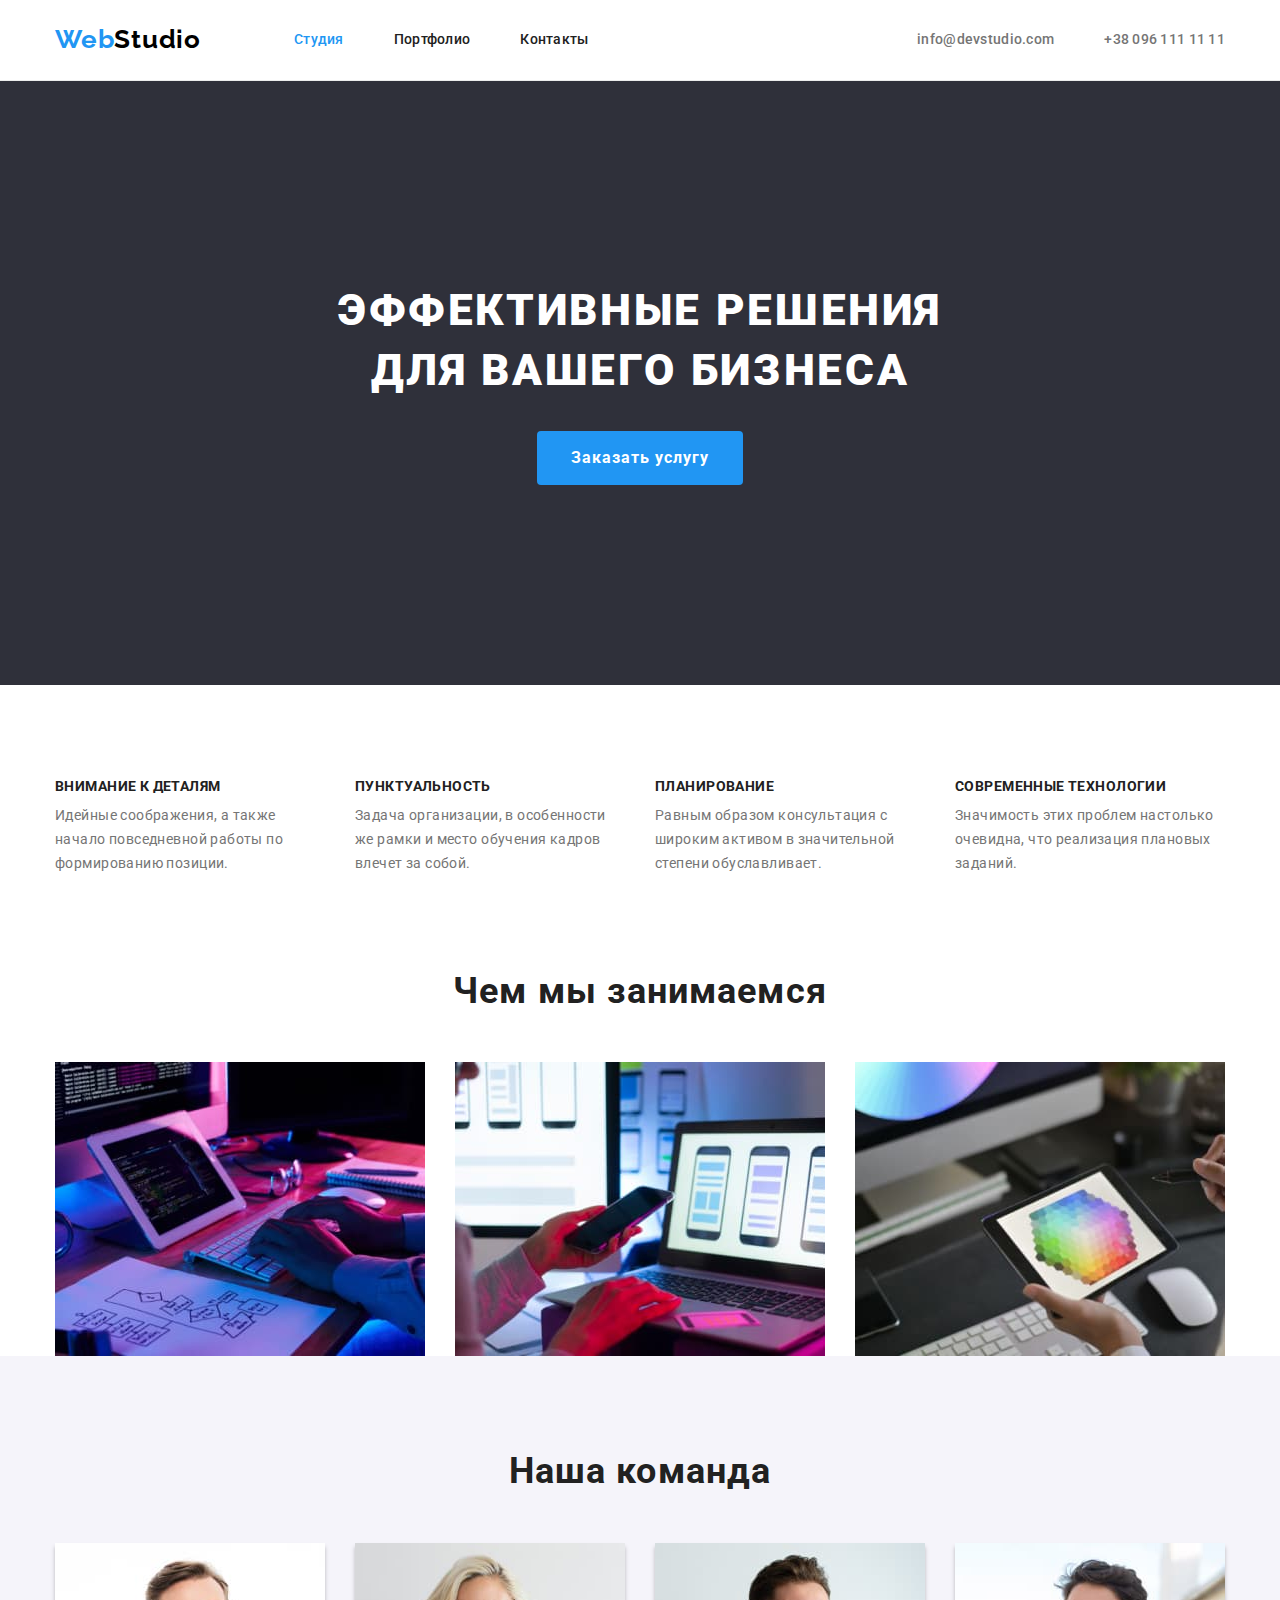
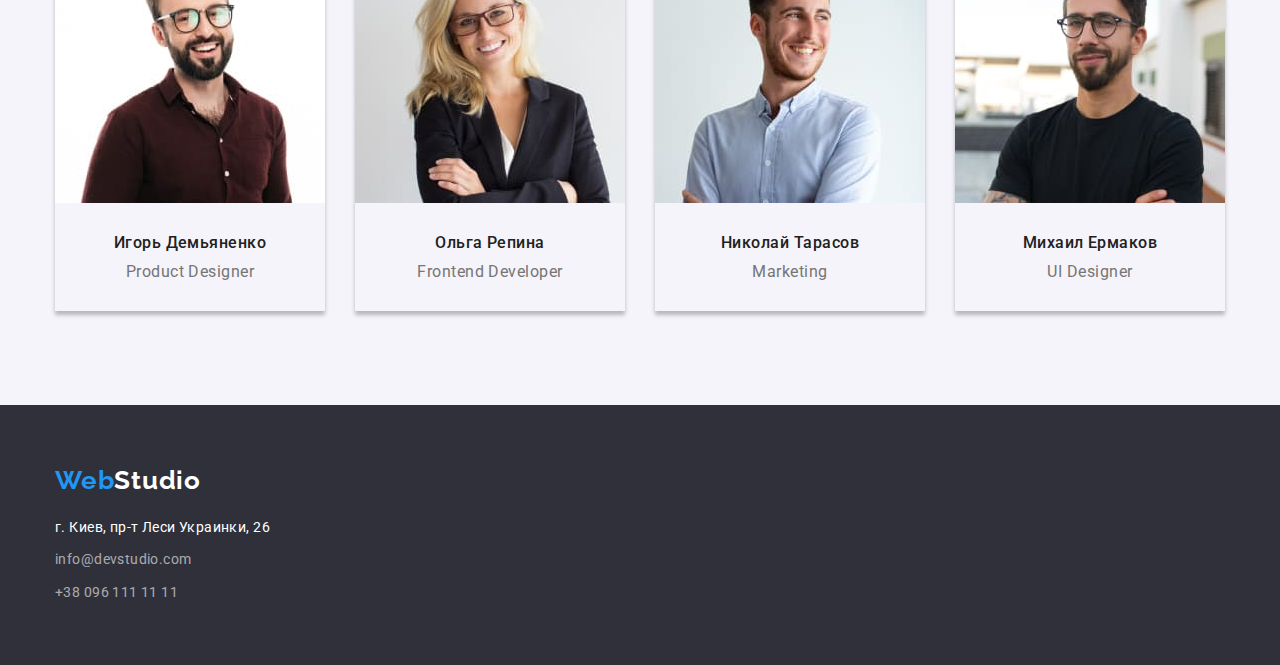
<file: index.html>
<!DOCTYPE html>
<html lang="ru">
<head>
    <meta charset="UTF-8">
    <meta http-equiv="X-UA-Compatible" content="IE=edge">
    <meta name="viewport" content="width=device-width, initial-scale=1.0">
    <title>Студия</title>
    <link rel="preconnect" href="https://fonts.googleapis.com">
    <link rel="preconnect" href="https://fonts.gstatic.com" crossorigin>
    <link
        href="https://fonts.googleapis.com/css2?family=Dancing+Script:wght@700&family=Raleway:wght@700&family=Roboto:ital,wght@0,500;0,700;0,900;1,400&display=swap"
        rel="stylesheet">
        <link rel="stylesheet" href="https://cdnjs.cloudflare.com/ajax/libs/modern-normalize/1.1.0/modern-normalize.min.css">
        <link rel="stylesheet" href="./css/styles.css">
</head>
<body>
    <!--шапка страницы-->
        <header class="header">
            <div class="container main">
             <a class="logo link" href=""><span>Web</span>Studio</a>
             <nav class="nav">
                <ul class="nav-list list">
                    <li class="nav-item"><a class="nav-link link current" href="">Студия</a></li>
                    <li class="nav-item"><a class="nav-link link" href="./portfolio.html">Портфолио</a></li>
                    <li class="nav-item"><a class="nav-link link" href="">Контакты</a></li>
                </ul>
             </nav>
             <ul class="contacts-list list">
                 <li class="contacts-item"> <a class="contacts-link link" href="mailto:info@devstudio.com">info@devstudio.com</a></li>
                 <li class="contacts-item"> <a class="contacts-link link" href="tel:+380961111111">+38 096 111 11 11</a></li>
             </ul>
            </div>
        </header>
    <!--основной блок-->
    <main>
        <!--Решения для бизнеса-->
        <section class="solutions section">
             <h1 class="solutions-title">Эффективные решения <br>для вашего бизнеса</h1>
             <button type="button">Заказать услугу</button>
        </section>
        <!--Наши особенности-->
        <section class="feature section">
            <div class="container">
            <h2 class="visually-hidden">Наши особенности</h2>
            <ul class="feature-list list">
                <li class="feature-item">
                    <h3 class="feature-title">Внимание к деталям</h3>
                    <p class="feature-text">Идейные соображения, а также начало повседневной работы по формированию позиции.</p>                
                </li>
                <li class="feature-item">
                    <h3  class="feature-title">Пунктуальность</h3>
                    <p class="feature-text">Задача организации, в особенности же рамки и место обучения кадров влечет за собой.</p>
                </li>
                <li class="feature-item">
                    <h3  class="feature-title">Планирование</h3>
                    <p class="feature-text">Равным образом консультация с широким активом в значительной степени обуславливает.</p>
                </li>
                <li class="feature-item">
                    <h3  class="feature-title">Современные технологии</h3>
                    <p class="feature-text">Значимость этих проблем настолько очевидна, что реализация плановых заданий.</p>
                </li>
            </ul>
            </div>
        </section>
        <!--Наша специализация-->
        <section class="specialization section">
            <div class="container">
            <h2 class="specialization-title">Чем мы занимаемся</h2>
            <ul class="specialization-list list">
                <li class="specialization-item">
                    <img src="./images/komputer.jpg" alt="Работа с компьютерами" width="370" height="294"/>
                </li>
                <li class="specialization-item">
                    <img src="./images/telefon.jpg" alt="Работа с телефонами" width="370" height="294"/>
                </li>
                <li class="specialization-item">
                    <img src="./images/planshet.jpg" alt="Работа с планшетами" width="370" height="294"/>
                </li>
            </ul>
        </div>
        </section>
        <!--Наша команда-->
        <section class="team section">
            <div class="container">
            <h2 class="team-title">Наша команда</h2>
            <ul class="team-list list">
                <li class="team-item">
                    <img src="./images/demyanenko.jpg" alt="Парень в очках и рубашке" width="270" height="260"/>
                    <div class="team-information">
                        <h3 class="team-personality">Игорь Демьяненко</h3>
                        <p class="team-positions">Product Designer</p>
                    </div>
                </li>
                <li class="team-item">
                    <img src="./images/repina.jpg" alt="Девушка" width="270" height="260" />
                    <div class="team-information">         
                        <h3 class="team-personality">Ольга Репина</h3>
                        <p class="team-positions">Frontend Developer</p>
                    </div>
                </li>
                <li class="team-item">
                    <img src="./images/tarasov.jpg" alt="Парень в рубашке" width="270" height="260" />
                    <div class="team-information">
                        <h3 class="team-personality">Николай Тарасов</h3>
                        <p class="team-positions">Marketing</p>
                    </div>

                </li>
                <li class="team-item">
                    <img src="./images/ermakov.jpg" alt="Парень в футболке" width="270" height="260" />
                    <div class="team-information">
                        <h3 class="team-personality">Михаил Ермаков</h3>
                        <p class="team-positions">UI Designer</p>
                    </div>
                </li>
            </ul>
            </div>
        </section>
    </main>
    <!--нижняя часть-->
    <footer>
        <div class="container">
                <a class="logo link" href=""><span>Web</span>Studio</a>
                <address>
                    г. Киев, пр-т Леси Украинки, 26
                </address>
                <ul class="footer-list list">
                    <li class="footer-item"> <a class="footer-link link" href="mailto:info@example.com">info@devstudio.com</a></li>
                    <li class="footer-item"> <a class="footer-link link" href="tel:+380961111111">+38 096 111 11 11</a></li>
                </ul>
                </div>
        </div>
        
    </footer>
</body>
</html>
</file>
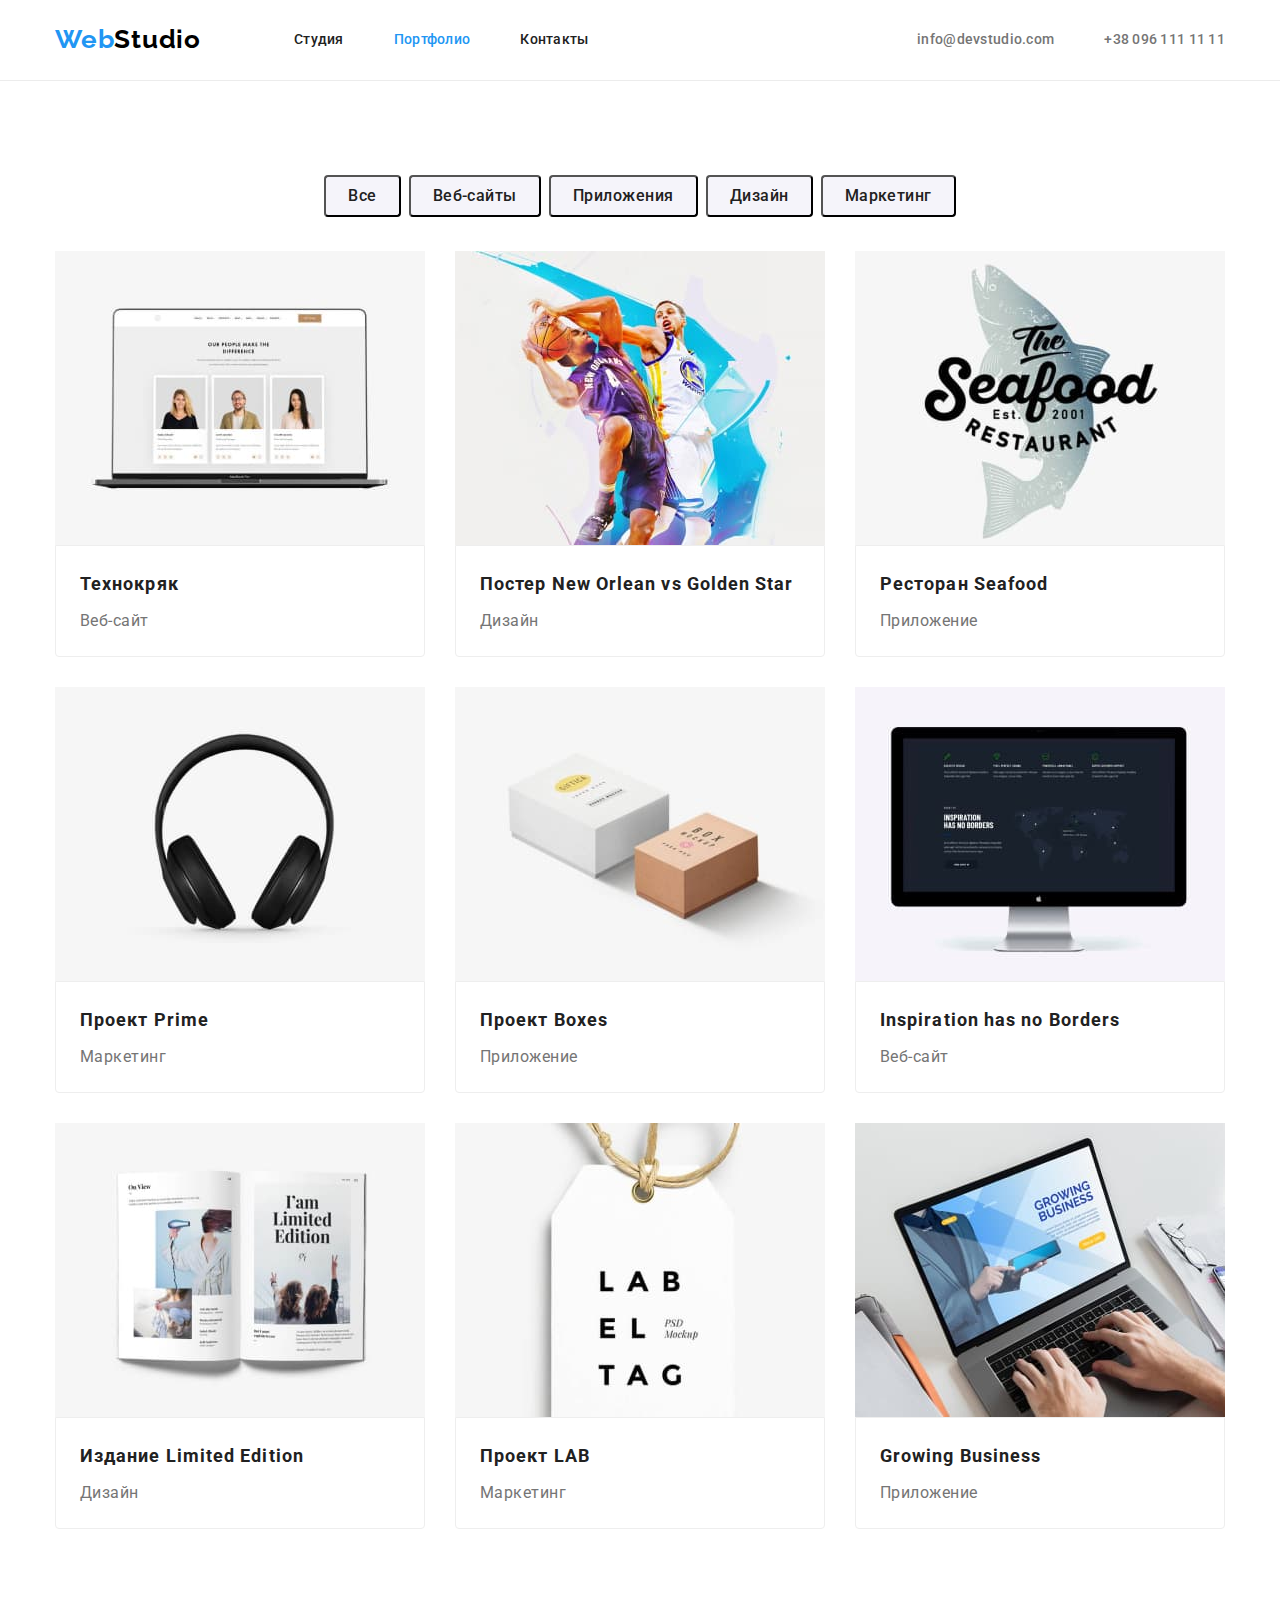
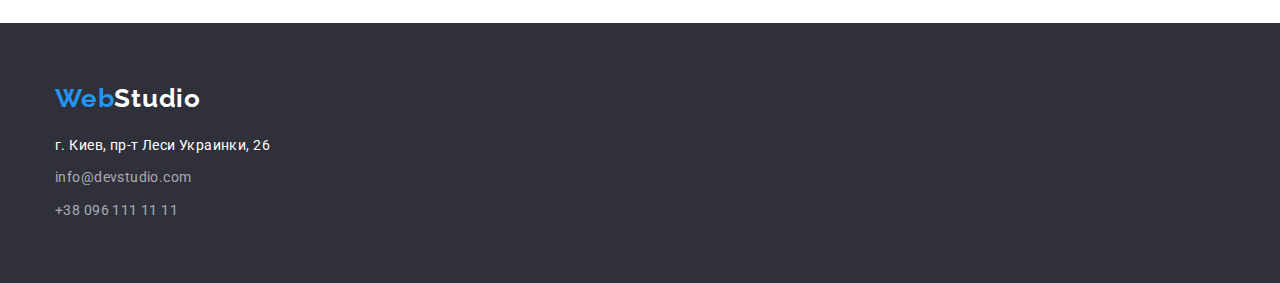
<file: portfolio.html>
<!DOCTYPE html>
<html lang="ru">
<head>
    <meta charset="UTF-8">
    <meta http-equiv="X-UA-Compatible" content="IE=edge">
    <meta name="viewport" content="width=device-width, initial-scale=1.0">
    <title>Портфолио</title>
    <link rel="preconnect" href="https://fonts.googleapis.com">
    <link rel="preconnect" href="https://fonts.gstatic.com" crossorigin>
    <link
        href="https://fonts.googleapis.com/css2?family=Dancing+Script:wght@700&family=Raleway:wght@700&family=Roboto:ital,wght@0,500;0,700;0,900;1,400&display=swap"
        rel="stylesheet">
        <link rel="stylesheet" href="https://cdnjs.cloudflare.com/ajax/libs/modern-normalize/1.1.0/modern-normalize.min.css">
    <link rel="stylesheet" href="./css/styles.css">
</head>
<body>
    <!--шапка страницы-->
    <header class="header">
        <div class="container main">
        <a class="logo link" href=""><span>Web</span>Studio</a>
        <nav class="nav">
            <ul class="nav-list list">
                <li class="nav-item"><a class="nav-link link" href="./index.html">Студия</a></li>
                <li class="nav-item"><a class="nav-link link current" href="">Портфолио</a></li>
                <li class="nav-item"><a class="nav-link link" href="">Контакты</a></li>
            </ul>
        </nav>
        <ul class="contacts-list list">
            <li class="contacts-item"> <a class="contacts-link link" href="mailto:info@devstudio.com">info@devstudio.com</a>
            </li>
            <li class="contacts-item"> <a class="contacts-link link" href="tel:+380961111111">+38 096 111 11 11</a></li>
        </ul>
        </div>
    </header>
    <!--основной блок-->
    <main>
        <section class="portfolio section">
            <div class="container">        
            <h1 class="visually-hidden">Портфолио</h1>
            <ul class="list-buttons list">
                <li class="buttons"><button type="button">Все</button></li>
                <li class="buttons"><button type="button">Веб-сайты</button></li>
                <li class="buttons"><button type="button">Приложения</button></li>
                <li class="buttons"><button type="button">Дизайн</button></li>
                <li class="buttons"><button type="button">Маркетинг</button></li>
            </ul>
            <ul class="activities-list list">
                <li class="activities-item">
                    <a class="link" href="">
                        <img src="./images/port-tehno.jpg" alt="Анкеты" width="370" height="294">
                        <div class="activities-information">
                            <h2 class="title">Технокряк</h2>
                            <p class="text">Веб-сайт</p>
                            <p class="blue-image"></p>
                        </div>
                    </a>
                </li>
                <li class="activities-item">
                    <a class="link" href="">
                        <img src="./images/port-orlean.jpg" alt="Баскетболисты" width="370" height="294">
                        <div class="activities-information">
                            <h2 class="title">Постер New Orlean vs Golden Star</h2>
                            <p class="text">Дизайн</p>
                            <p class="blue-image"></p>
                        </div>
                    </a>
                </li>
                <li class="activities-item">
                    <a class="link" href="">
                        <img src="./images/port-seafood.jpg" alt="Рыба" width="370" height="294">
                        <div class="activities-information">
                            <h2 class="title">Ресторан Seafood</h2>
                            <p class="text">Приложение</p>
                            <p class="blue-image"></p>
                        </div>
                    </a>
                </li>
                <li class="activities-item">
                    <a class="link" href="">
                        <img src="./images/port-prime.jpg" alt="Наушники" width="370" height="294">
                        <div class="activities-information">
                            <h2 class="title">Проект Prime</h2>
                            <p class="text">Маркетинг</p>
                            <p class="blue-image"></p>
                        </div>
                    </a>
                </li>
                <li class="activities-item">
                    <a class="link" href="">
                        <img src="./images/port-boxes.jpg" alt="Коробки" width="370" height="294">
                        <div class="activities-information">
                            <h2 class="title">Проект Boxes</h2>
                            <p class="text">Приложение</p>
                            <p class="blue-image"></p>
                        </div>
                    </a>
                </li>
                <li class="activities-item">
                    <a class="link" href="">
                        <img src="./images/port-inspiration.jpg" alt="Монитор" width="370" height="294">
                        <div class="activities-information">
                            <h2 class="title">Inspiration has no Borders</h2>
                            <p class="text">Веб-сайт</p>
                            <p class="blue-image"></p>
                        </div>
                    </a>
                </li>
                <li class="activities-item">
                    <a class="link" href="">
                        <img src="./images/port-limited.jpg" alt="Книга" width="370" height="294">
                        <div class="activities-information">
                            <h2 class="title">Издание Limited Edition</h2>
                            <p class="text">Дизайн</p>
                            <p class="blue-image"></p>
                        </div>
                    </a>
                </li>
                <li class="activities-item">
                    <a class="link" href="">
                        <img src="./images/port-lab.jpg" alt="Жетон" width="370" height="294">
                        <div class="activities-information">
                            <h2 class="title">Проект LAB</h2>
                            <p class="text">Маркетинг</p>
                            <p class="blue-image"></p>
                        </div>
                    </a>
                </li>
                <li class="activities-item">
                    <a class="link" href="">
                        <img src="./images/port-growing.jpg" alt="Ноутбук" width="370" height="294">
                        <div class="activities-information">
                            <h2 class="title">Growing Business</h2>
                            <p class="text">Приложение</p>
                            <p class="blue-image"></p>
                        </div>
                    </a>
                </li>
            </ul>
            </div>
        </section>

    </main>
     
    <!--нижняя часть-->
    <footer>
        <div class="container">
        <a class="logo link" href=""><span>Web</span>Studio</a>
        <address>
            г. Киев, пр-т Леси Украинки, 26
        </address>
        <ul class="footer-list list">
            <li class="footer-item"> <a class="footer-link link" href="mailto:info@example.com">info@devstudio.com</a>
            </li>
            <li class="footer-item"> <a class="footer-link link" href="tel:+380961111111">+38 096 111 11 11</a></li>
        </ul>
        </div>
    </footer>
</body>

</html>
</file>
<file: css/styles.css>
:root {
  --main-color: #212121;
  --second-color: #757575;
  --third-color: #ffffff;
  --accent-color: #2196f3;
}

body {
  font-family: Roboto, sans-serif;
  color: var(--main-color);
  background-color: #ffffff;
}

.container {
  width: 1200px;
  padding-left: 15px;
  padding-right: 15px;
  margin-left: auto;
  margin-right: auto;
}

.section {
  padding-top: 94px;
  padding-bottom: 94px;
}

img {
  display: block;
  max-width: 100%;
  height: auto;
}
/* -------HEADER----- */

.header {
  border-bottom: 1px solid #ececec;
}
/*----отключение подчеркивания в ссылках----*/
.link {
  text-decoration: none;
}

/*----отключение точек в списках----*/
.list {
  padding: 0;
  margin: 0;

  list-style: none;
}

.logo {
  padding-top: 24px;
  padding-bottom: 25px;
  font-family: Raleway, sans-serif;
  font-weight: 700;
  font-size: 26px;
  line-height: 1.19;
  letter-spacing: 0.03em;
  color: #000000;
}

.logo > span {
  color: var(--accent-color);
}
.nav-list {
  display: flex;
}

.nav {
  margin-left: 93px;
}

.nav-item:not(:last-child) {
  margin-right: 50px;
}

.nav-link {
  display: block;
  padding-top: 32px;
  padding-bottom: 32px;

  font-weight: 500;
  font-size: 14px;
  line-height: 1.14;
  letter-spacing: 0.02em;
  color: var(--main-color);
}

/* Выделено назывние текущей страницы */
.nav-link.current {
  color: var(--accent-color);
}

.contacts-list {
  display: flex;
  margin-left: auto;
}

.contacts-item:not(:last-child) {
  margin-right: 50px;
}

.contacts-link {
  display: block;
  padding-top: 32px;
  padding-bottom: 32px;

  font-weight: 500;
  font-size: 14px;
  line-height: 1.14;
  letter-spacing: 0.02em;
  color: var(--second-color);
}

/* Подсветка интерактивных элементов при наведении */
.header a:hover,
.header a:focus,
.footer-link:hover,
.footer-link:focus {
  color: var(--accent-color);
}
.container.main {
  display: flex;
  align-items: center;
}

/* -------------MAIN------------------ */
/* ----Решения для бизнеса--- */

.solutions {
  background-color: #2f303a;
  padding-top: 200px;
  padding-bottom: 200px;
  text-align: center;
}

.solutions-title {
  margin-top: 0;
  margin-bottom: 30px;

  font-weight: 900;
  font-size: 44px;
  line-height: 1.36;
  letter-spacing: 0.06em;
  text-transform: uppercase;
  color: var(--third-color);
}

.solutions button {
  padding: 10px 32px;
  font-family: inherit;
  font-weight: 700;
  font-size: 16px;
  line-height: 1.87;
  letter-spacing: 0.06em;
  cursor: pointer;
  color: var(--third-color);
  background-color: var(--accent-color);
  border-color: transparent;
  border-radius: 4px;
}

/* ----Наши особенности----*/
.feature {
  padding-bottom: 0;
}

.feature-title {
  margin: 0;
  padding: 0;
  margin-bottom: 10px;

  font-weight: 700;
  font-size: 14px;
  line-height: 1.14;
  letter-spacing: 0.03em;
  text-transform: uppercase;
}

.feature-list {
  display: flex;
  justify-content: center;
}
.feature-item {
  width: 270px;
}
.feature-item:not(:last-child) {
  margin-right: 30px;
}

.feature-text {
  margin: 0;
  padding: 0;

  font-size: 14px;
  line-height: 1.71;
  letter-spacing: 0.03em;
  color: var(--second-color);
}

/* ----Наша специализация---- */
/* delete test */
.specialization {
  padding-bottom: 0;
}

.specialization-title {
  margin: 0;
  margin-bottom: 50px;
  padding: 0;

  font-weight: 700;
  font-size: 36px;
  line-height: 1.17;
  letter-spacing: 0.03em;
  text-align: center;
}

.specialization-list {
  display: flex;
}

.specialization-item:not(:last-child) {
  margin-right: 30px;
}

/* ----Наша команда---- */
.team {
  background-color: #f5f4fa;
}
.team-title {
  margin: 0;
  margin-bottom: 50px;
  padding: 0;

  font-weight: 700;
  font-size: 36px;
  line-height: 1.17;
  letter-spacing: 0.03em;
  text-align: center;
}

.team-list {
  display: flex;
}

.team-item {
  width: 270px;
  box-shadow: 0px 4px 4px rgba(0, 0, 0, 0.25);
}

.team-item:not(:last-child) {
  margin-right: 30px;
}

.team-information {
  padding-top: 30px;
  padding-bottom: 30px;
  text-align: center;
}

.team-personality {
  margin: 0;
  padding: 0;

  font-weight: 500;
  font-size: 16px;
  line-height: 1.19;
  letter-spacing: 0.03em;
}

.team-positions {
  margin: 0;
  padding: 0;
  margin-top: 10px;

  font-size: 16px;
  line-height: 1.19;
  letter-spacing: 0.03em;
  color: var(--second-color);
}

/* ---footer--- */
footer {
  background-color: #2f303a;
}
footer .container {
  padding-top: 60px;
  padding-bottom: 60px;
}

footer .logo {
  display: block;
  padding: 0;
  margin: 0;
  margin-bottom: 20px;

  font-weight: 700;
  font-size: 26px;
  line-height: 1.19;
  letter-spacing: 0.03em;
  color: var(--third-color);
}

address {
  font-size: 14px;
  line-height: 1.71;
  letter-spacing: 0.03em;
  color: var(--third-color);
}

.footer-link {
  font-size: 14px;
  line-height: 1.71;
  letter-spacing: 0.03em;
  color: rgba(255, 255, 255, 0.6);
}

/* ----------Portfolio------------ */

.portfolio button {
  padding: 6px 22px;
  border-radius: 4px;

  font-family: inherit;
  font-weight: 500;
  font-size: 16px;
  line-height: 1.62;
  text-align: center;
  letter-spacing: 0.03em;
  color: var(--main-color);
  background-color: #f5f4fa;
  cursor: pointer;
}

.portfolio .title {
  font-weight: 700;
  font-size: 18px;
  line-height: 2;
  letter-spacing: 0.06em;
  color: var(--main-color);
}

.portfolio .text {
  font-weight: normal;
  font-size: 16px;
  line-height: 1.87;
  letter-spacing: 0.03em;
  color: var(--second-color);
}

.portfolio button:hover,
.portfolio button:focus {
  color: var(--third-color);
  background-color: var(--accent-color);
}

/* Удаляет элементы из видимой структуры HTML-кода, без потери логической структурной разметки, которая очень важна для "читалок" */
.visually-hidden {
  position: absolute;
  width: 1px;
  height: 1px;
  margin: -1px;
  border: 0;
  padding: 0;
  white-space: nowrap;
  clip-path: inset(100%);
  clip: rect(0 0 0 0);
  overflow: hidden;
}

/* Сброс наклонного шрифта, который автоматом ставится в этом тэге */
address {
  font-style: normal;
}

.list-buttons {
  display: flex;
  margin-bottom: 34px;
  justify-content: center;
}
.list-buttons .buttons:not(:last-child) {
  margin-right: 8px;
}

.activities-list .title {
  padding: 0;
  margin: 0;
}

.activities-list .text {
  padding: 0;
  margin: 0;
}

.activities-list .blue-image {
  padding: 0;
  margin: 0;
}

.activities-list {
  display: flex;
  flex-wrap: wrap;
}

.activities-item {
  width: 370px;
}

.activities-item:not(:nth-child(3n)) {
  margin-right: 30px;
}
.activities-item:not(:nth-last-child(-n + 3)) {
  margin-bottom: 30px;
}

.activities-information {
  padding: 20px 24px;
  border: 1px solid #eeeeee;
  border-bottom-left-radius: 4px;
  border-bottom-right-radius: 4px;
  background: var(--third-color);
}
.activities-information .title {
  margin-bottom: 4px;
}

address {
  margin-bottom: 9px;
}
.footer-item:not(:last-child) {
  margin-bottom: 9px;
}
</file>
